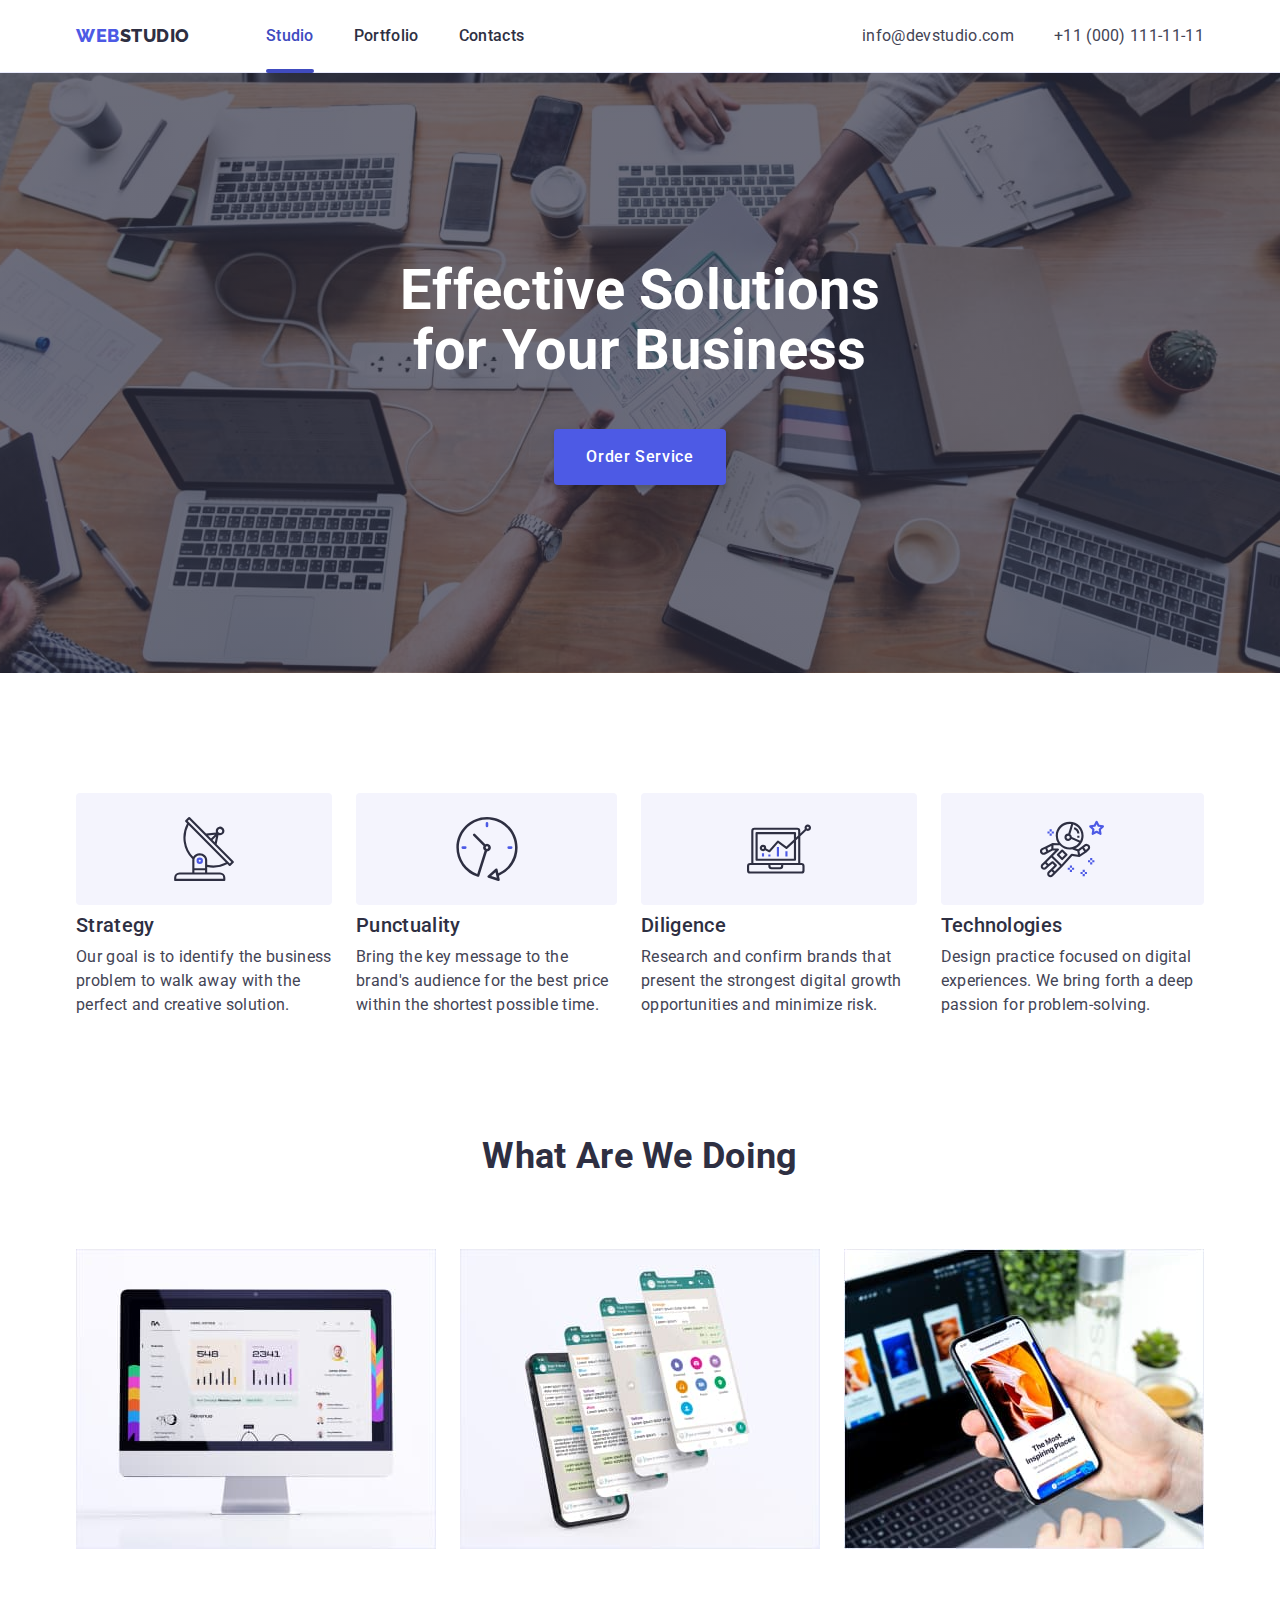
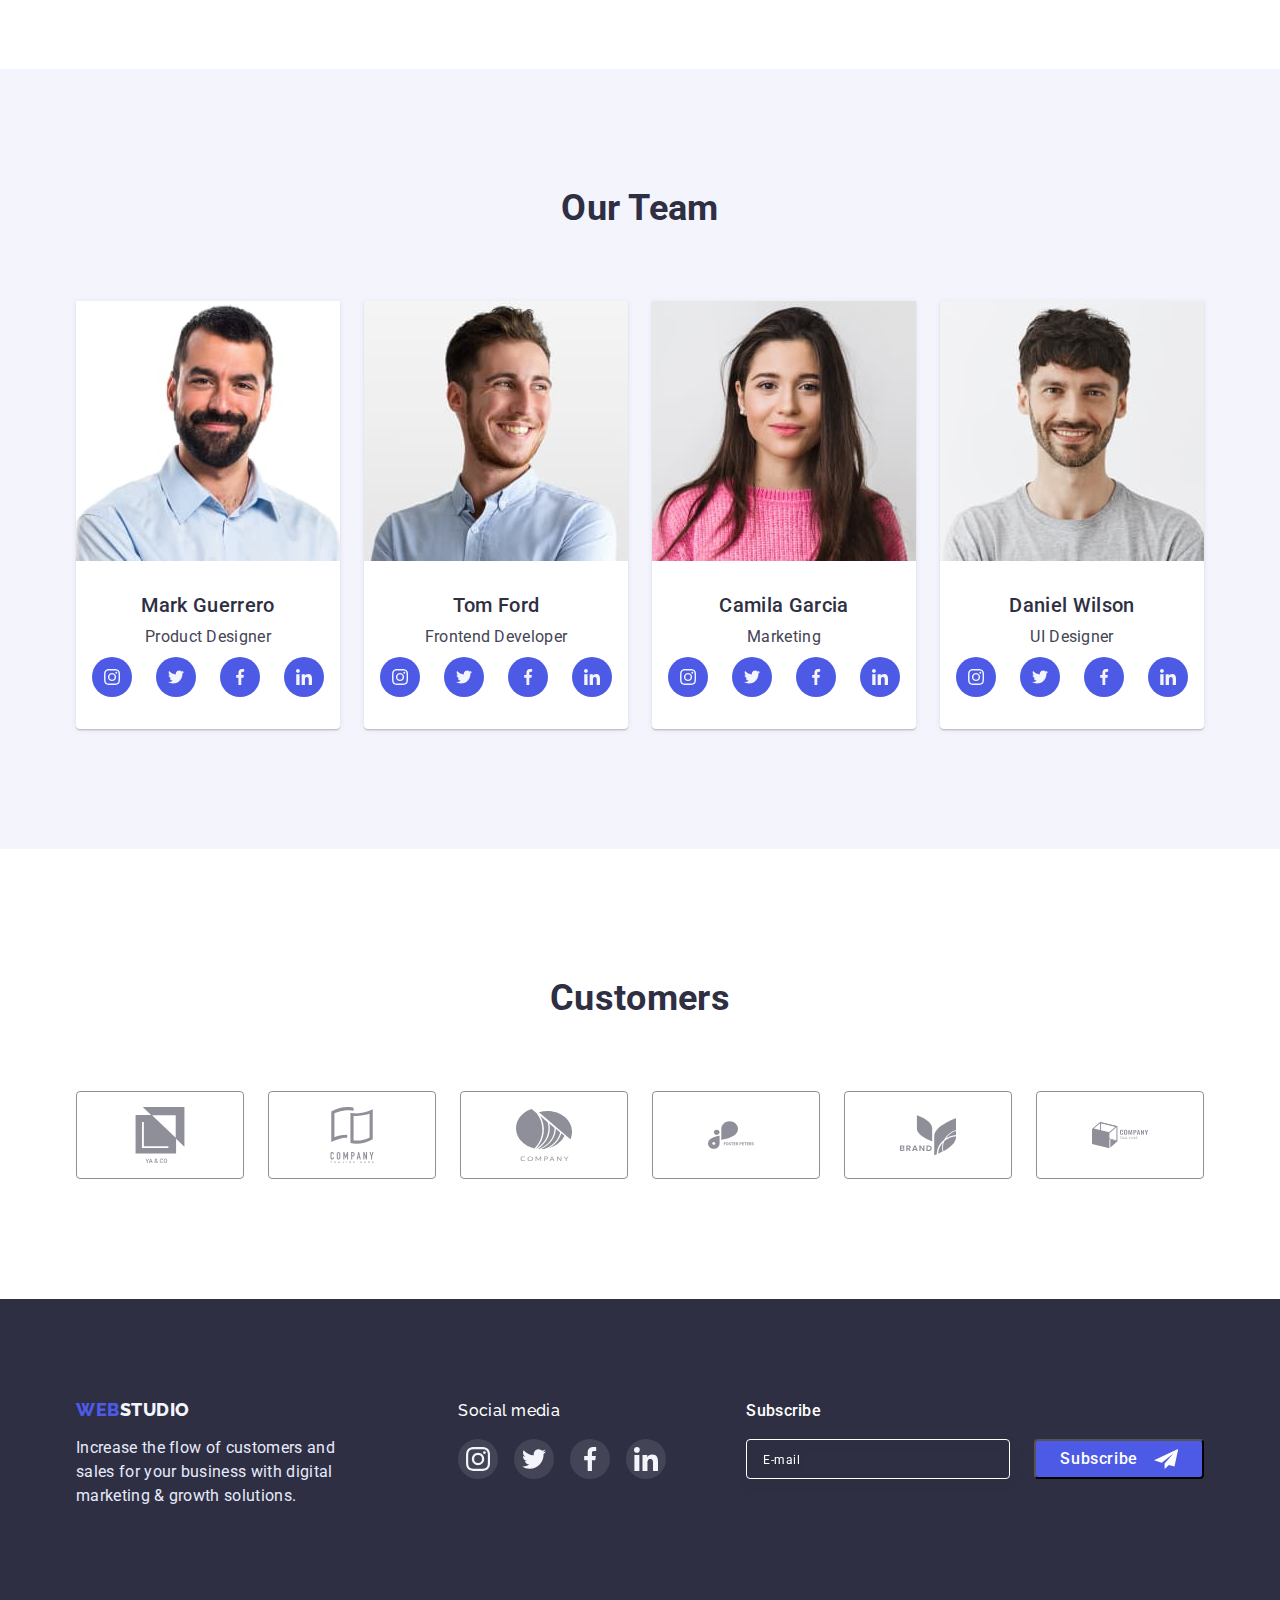
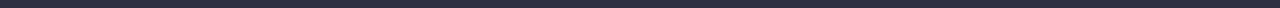
<file: index.html>
<!DOCTYPE html>
<html lang="en">
  <head>
    <meta charset="UTF-8" />
    <meta http-equiv="X-UA-Compatible" content="IE=edge" />
    <meta name="viewport" content="width=device-width, initial-scale=1.0" />
    <title>WebStudio</title>
    <link rel="preconnect" href="https://fonts.googleapis.com" />
    <link rel="preconnect" href="https://fonts.gstatic.com" crossorigin />
    <link
      href="https://fonts.googleapis.com/css2?family=Raleway:wght@800&family=Roboto:wght@400;500;700&display=swap"
      rel="stylesheet"
    />
    <link
      rel="stylesheet"
      href="https://cdn.jsdelivr.net/npm/modern-normalize@1.1.0/modern-normalize.min.css"
    />
    <link rel="stylesheet" href="./css/styles.css" />
  </head>
  <body>
    <!--Header-->
    <header class="header">
      <div class="container header-container">
        <nav class="header-navigation">
          <a class="logo-link link" href="./index.html"
            ><span class="logo-part">Web</span>Studio</a
          >
          <ul class="menu list">
            <li class="menu-item">
              <a class="menu-link link current" href="./index.html">Studio</a>
            </li>
            <li class="menu-item">
              <a class="menu-link link" href="./portfolio.html">Portfolio</a>
            </li>
            <li class="menu-item">
              <a class="menu-link link" href="">Contacts</a>
            </li>
          </ul>
        </nav>
        <address class="contact">
          <ul class="contact-list list">
            <li class="contact-mail">
              <a class="contact-mail-link link" href="mailto:info@devstudio.com"
                >info@devstudio.com</a
              >
            </li>

            <li class="contact-phone">
              <a class="contact-phone-link link" href="tel:+110001111111"
                >+11 (000) 111-11-11</a
              >
            </li>
          </ul>
        </address>
      </div>
    </header>
    <!--/Header-->

    <main>
      <!--hero section-->
      <section class="hero-section">
        <div class="container">
          <h1 class="hero-title">Effective Solutions for Your Business</h1>
          <button class="hero-btn" type="button" data-modal-open>
            Order Service
          </button>
        </div>
      </section>
      <!--/hero section-->

      <!--advantage-->
      <section class="advantage section">
        <div class="container">
          <h2 class="visually-hidden">Advantage</h2>
          <ul class="advantage-list list">
            <li class="advantage-item">
              <div class="advantage-icon-wrapper">
                <svg class="advantage-icon">
                  <use href="./images/icons.svg#antenna"></use>
                </svg>
              </div>

              <h3 class="sub-title">Strategy</h3>
              <p class="text">
                Our goal is to identify the business problem to walk away with
                the perfect and creative solution.
              </p>
            </li>
            <li class="advantage-item">
              <div class="advantage-icon-wrapper">
                <svg class="advantage-icon">
                  <use href="./images/icons.svg#clock"></use>
                </svg>
              </div>
              <h3 class="sub-title">Punctuality</h3>
              <p class="text">
                Bring the key message to the brand's audience for the best price
                within the shortest possible time.
              </p>
            </li>
            <li class="advantage-item">
              <div class="advantage-icon-wrapper">
                <svg class="advantage-icon">
                  <use href="./images/icons.svg#diagram"></use>
                </svg>
              </div>
              <h3 class="sub-title">Diligence</h3>
              <p class="text">
                Research and confirm brands that present the strongest digital
                growth opportunities and minimize risk.
              </p>
            </li>
            <li class="advantage-item">
              <div class="advantage-icon-wrapper">
                <svg class="advantage-icon">
                  <use href="./images/icons.svg#astronaut"></use>
                </svg>
              </div>
              <h3 class="sub-title">Technologies</h3>
              <p class="text">
                Design practice focused on digital experiences. We bring forth a
                deep passion for problem-solving.
              </p>
            </li>
          </ul>
        </div>
      </section>
      <!--/advantage-->
      <!--What are we doing-->
      <section class="gallery">
        <div class="container">
          <h2 class="title">What are we doing</h2>
          <ul class="gallery-list list">
            <li class="gallery-item">
              <img
                src="./images/advan-img-1.jpg"
                alt="monitor"
                width="360"
                height="300"
              />
            </li>
            <li class="gallery-item">
              <img
                src="./images/advan-img-2.jpg"
                alt="telephone"
                width="360"
                height="300"
              />
            </li>
            <li class="gallery-item">
              <img
                src="./images/advan-img-3.jpg"
                alt="noutbook"
                width="360"
                height="300"
              />
            </li>
          </ul>
        </div>
      </section>
      <!--/What are we doing-->
      <!--Our Team-->
      <section class="team section">
        <div class="container">
          <h2 class="title">Our Team</h2>
          <ul class="team-list list">
            <li class="team-item">
              <img
                src="./images/team-img-1.jpg"
                alt="Mark Guerrero"
                width="264"
                height="260"
              />
              <div class="team-item-content">
                <h3 class="sub-title">Mark Guerrero</h3>
                <p class="text text-card">Product Designer</p>
                <ul class="social-list list">
                  <li class="social-list-item">
                    <a class="social-list-link" href="">
                      <svg class="social-list-icon">
                        <use href="./images/icons.svg#instagram"></use>
                      </svg>
                    </a>
                  </li>
                  <li class="social-list-item">
                    <a class="social-list-link" href="">
                      <svg class="social-list-icon">
                        <use href="./images/icons.svg#twitter"></use>
                      </svg>
                    </a>
                  </li>
                  <li class="social-list-item">
                    <a class="social-list-link" href="">
                      <svg class="social-list-icon">
                        <use href="./images/icons.svg#facebook"></use>
                      </svg>
                    </a>
                  </li>
                  <li class="social-list-item">
                    <a class="social-list-link" href="">
                      <svg class="social-list-icon">
                        <use href="./images/icons.svg#linkedin"></use>
                      </svg>
                    </a>
                  </li>
                </ul>
              </div>
            </li>
            <li class="team-item">
              <img
                src="./images/team-img-2.jpg"
                alt="Tom Ford"
                width="264"
                height="260"
              />
              <div class="team-item-content">
                <h3 class="sub-title">Tom Ford</h3>
                <p class="text text-card">Frontend Developer</p>
                <ul class="social-list list">
                  <li class="social-list-item">
                    <a class="social-list-link" href="">
                      <svg class="social-list-icon">
                        <use href="./images/icons.svg#instagram"></use>
                      </svg>
                    </a>
                  </li>
                  <li class="social-list-item">
                    <a class="social-list-link" href="">
                      <svg class="social-list-icon">
                        <use href="./images/icons.svg#twitter"></use>
                      </svg>
                    </a>
                  </li>
                  <li class="social-list-item">
                    <a class="social-list-link" href="">
                      <svg class="social-list-icon">
                        <use href="./images/icons.svg#facebook"></use>
                      </svg>
                    </a>
                  </li>
                  <li class="social-list-item">
                    <a class="social-list-link" href="">
                      <svg class="social-list-icon">
                        <use href="./images/icons.svg#linkedin"></use>
                      </svg>
                    </a>
                  </li>
                </ul>
              </div>
            </li>
            <li class="team-item">
              <img
                src="./images/team-img-3.jpg"
                alt="Camila Garcia"
                width="264"
                height="260"
              />
              <div class="team-item-content">
                <h3 class="sub-title">Camila Garcia</h3>
                <p class="text text-card">Marketing</p>
                <ul class="social-list list">
                  <li class="social-list-item">
                    <a class="social-list-link" href="">
                      <svg class="social-list-icon">
                        <use href="./images/icons.svg#instagram"></use>
                      </svg>
                    </a>
                  </li>
                  <li class="social-list-item">
                    <a class="social-list-link" href="">
                      <svg class="social-list-icon">
                        <use href="./images/icons.svg#twitter"></use>
                      </svg>
                    </a>
                  </li>
                  <li class="social-list-item">
                    <a class="social-list-link" href="">
                      <svg class="social-list-icon">
                        <use href="./images/icons.svg#facebook"></use>
                      </svg>
                    </a>
                  </li>
                  <li class="social-list-item">
                    <a class="social-list-link" href="">
                      <svg class="social-list-icon">
                        <use href="./images/icons.svg#linkedin"></use>
                      </svg>
                    </a>
                  </li>
                </ul>
              </div>
            </li>
            <li class="team-item">
              <img
                src="./images/team-img-4.jpg"
                alt="Daniel Wilson"
                width="264"
                height="260"
              />
              <div class="team-item-content">
                <h3 class="sub-title">Daniel Wilson</h3>
                <p class="text text-card">UI Designer</p>
                <ul class="social-list list">
                  <li class="social-list-item">
                    <a class="social-list-link" href="">
                      <svg class="social-list-icon">
                        <use href="./images/icons.svg#instagram"></use>
                      </svg>
                    </a>
                  </li>
                  <li class="social-list-item">
                    <a class="social-list-link" href="">
                      <svg class="social-list-icon">
                        <use href="./images/icons.svg#twitter"></use>
                      </svg>
                    </a>
                  </li>
                  <li class="social-list-item">
                    <a class="social-list-link" href="">
                      <svg class="social-list-icon">
                        <use href="./images/icons.svg#facebook"></use>
                      </svg>
                    </a>
                  </li>
                  <li class="social-list-item">
                    <a class="social-list-link" href="">
                      <svg class="social-list-icon">
                        <use href="./images/icons.svg#linkedin"></use>
                      </svg>
                    </a>
                  </li>
                </ul>
              </div>
            </li>
          </ul>
        </div>
      </section>
      <!--/Our Team-->
      <!--Customers-->
      <section class="customers-section">
        <div class="container">
          <h2 class="customers-title">Customers</h2>
          <ul class="customers-list list">
            <li class="customers-item">
              <a class="customers-link" href="">
                <svg class="customers-icon" width="104" height="56">
                  <use href="./images/icons.svg#customer-1"></use>
                </svg>
              </a>
            </li>
            <li class="customers-item">
              <a class="customers-link" href="">
                <svg class="customers-icon" width="104" height="56">
                  <use href="./images/icons.svg#customer-2"></use>
                </svg>
              </a>
            </li>
            <li class="customers-item">
              <a class="customers-link" href="">
                <svg class="customers-icon" width="104" height="56">
                  <use href="./images/icons.svg#customer-3"></use>
                </svg>
              </a>
            </li>
            <li class="customers-item">
              <a class="customers-link" href="">
                <svg class="customers-icon" width="104" height="56">
                  <use href="./images/icons.svg#customer-4"></use>
                </svg>
              </a>
            </li>
            <li class="customers-item">
              <a class="customers-link" href="">
                <svg class="customers-icon" width="104" height="56">
                  <use href="./images/icons.svg#customer-5"></use>
                </svg>
              </a>
            </li>
            <li class="customers-item">
              <a class="customers-link" href="">
                <svg class="customers-icon" width="104" height="56">
                  <use href="./images/icons.svg#customer-6"></use>
                </svg>
              </a>
            </li>
          </ul>
        </div>
      </section>
      <!--/Customers-->
    </main>
    <!--Footer-->
    <footer class="footer">
      <div class="container footer-wrapper">
        <div class="footer-logo">
          <a class="footer-logo-link link" href="./index.html"
            ><span class="logo-part">Web</span>Studio</a
          >
          <p class="footer-text">
            Increase the flow of customers and sales for your business with
            digital marketing & growth solutions.
          </p>
        </div>
        <div class="footer-social-media">
          <p class="footer-social-text">Social media</p>
          <ul class="footer-social-list list">
            <li class="footer-social-item">
              <a class="footer-social-link" href="">
                <svg class="footer-social-icon">
                  <use href="./images/icons.svg#instagram"></use>
                </svg>
              </a>
            </li>
            <li class="footer-social-item">
              <a class="footer-social-link" href="">
                <svg class="footer-social-icon">
                  <use href="./images/icons.svg#twitter"></use>
                </svg>
              </a>
            </li>
            <li class="footer-social-item">
              <a class="footer-social-link" href="">
                <svg class="footer-social-icon">
                  <use href="./images/icons.svg#facebook"></use>
                </svg>
              </a>
            </li>
            <li class="footer-social-item">
              <a class="footer-social-link" href="">
                <svg class="footer-social-icon">
                  <use href="./images/icons.svg#linkedin"></use>
                </svg>
              </a>
            </li>
          </ul>
        </div>
        <div class="footer-form-wrapper">
          <p class="footer-form-desc">Subscribe</p>
          <form class="footer-form">
            <label class="footer-form-field">
              <input
                type="email"
                name="user_email"
                class="footer-form-input"
                required
                placeholder="E-mail"
              />
            </label>
            <button type="submit" class="footer-form-submit">
              Subscribe
              <svg class="footer-form-icon">
                <use href="./images/icons.svg#icon-send"></use>
              </svg>
            </button>
          </form>
        </div>
      </div>
    </footer>
    <!--/Footer-->
    <!--Modal window-->
    <div class="backdrop is-hidden" data-modal>
      <div class="modal">
        <button type="button" class="modal-close-btn" data-modal-close>
          <svg class="modal-close-btn-icon" width="8" height="8">
            <use href="./images/icons.svg#close-btn"></use>
          </svg>
        </button>
        <p class="modal-desc">Leave your contacts and we will call you back</p>
        <form class="modal-form">
          <label class="modal-form-field">
            <span class="modal-form-input-desc">Name</span>
            <span class="modal-form-input-wrapper">
              <input
                type="text"
                name="user_name"
                class="modal-form-input"
                required
              />
              <svg class="modal-form-input-icon" width="18" height="24">
                <use href="./images/icons.svg#user-name"></use>
              </svg>
            </span>
          </label>
          <label class="modal-form-field">
            <span class="modal-form-input-desc">Phone</span>
            <span class="modal-form-input-wrapper">
              <input
                type="tel"
                name="user_phone"
                class="modal-form-input"
                required
              />
              <svg class="modal-form-input-icon" width="18" height="24">
                <use href="./images/icons.svg#user-phone"></use>
              </svg>
            </span>
          </label>
          <label class="modal-form-field">
            <span class="modal-form-input-desc">Email</span>
            <span class="modal-form-input-wrapper">
              <input
                type="email"
                name="user_email"
                class="modal-form-input"
                required
              />
              <svg class="modal-form-input-icon" width="18" height="24">
                <use href="./images/icons.svg#user-email"></use>
              </svg>
            </span>
          </label>
          <label class="modal-form-coment-field">
            <span class="modal-form-input-desc">Comment</span>
            <textarea
              name="user_comment"
              class="modal-form-comment"
              placeholder="Text input"
            ></textarea>
          </label>

          <input
            id="user-policy"
            type="checkbox"
            name="user_policy"
            class="modal-form-check visually-hidden-check"
            required
          />
          <label for="user-policy" class="modal-form-check-desc"
            >I accept the terms and conditions of the&nbsp;
            <a href="" class="modal-form-check-link">Privacy Policy</a></label
          >
          <button type="submit" class="modal-form-submit">Send</button>
        </form>
      </div>
    </div>
    <!--/Modal window-->
    <script src="./js/modal.js"></script>
  </body>
</html>
</file>
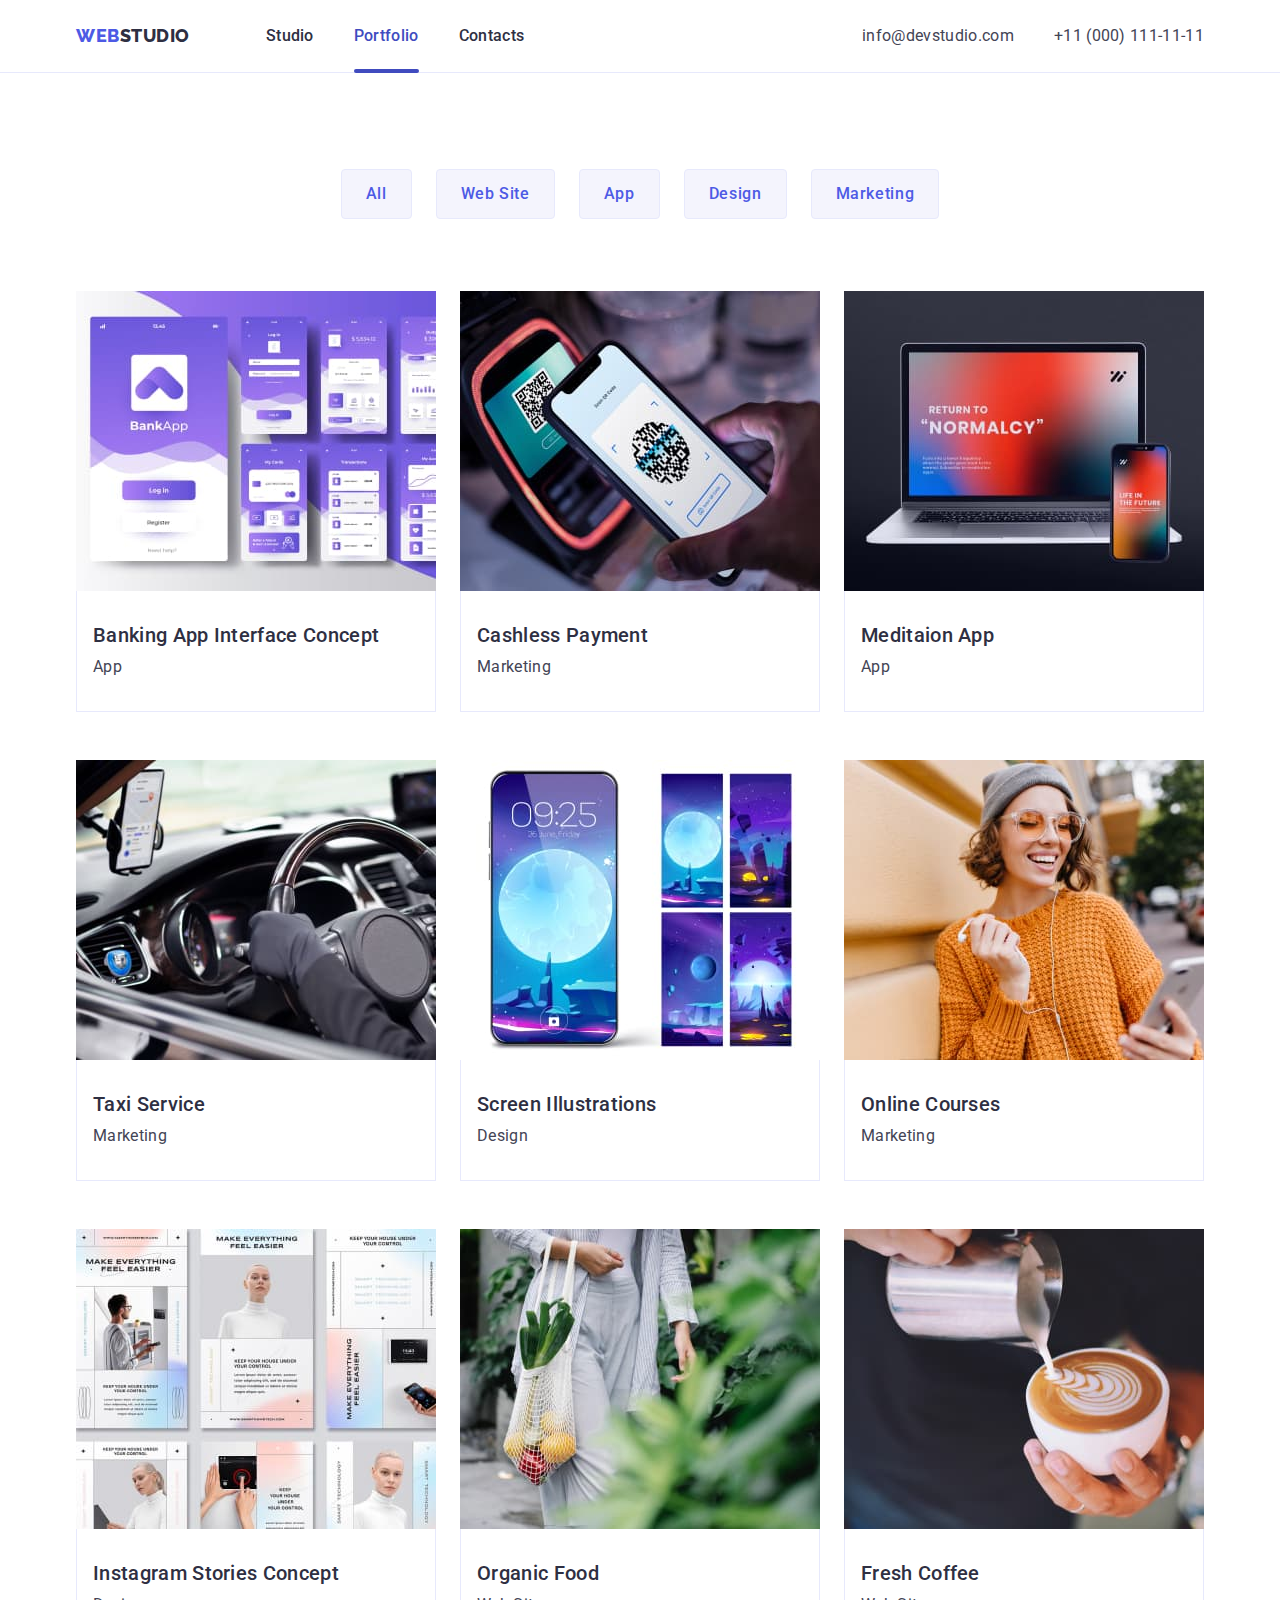
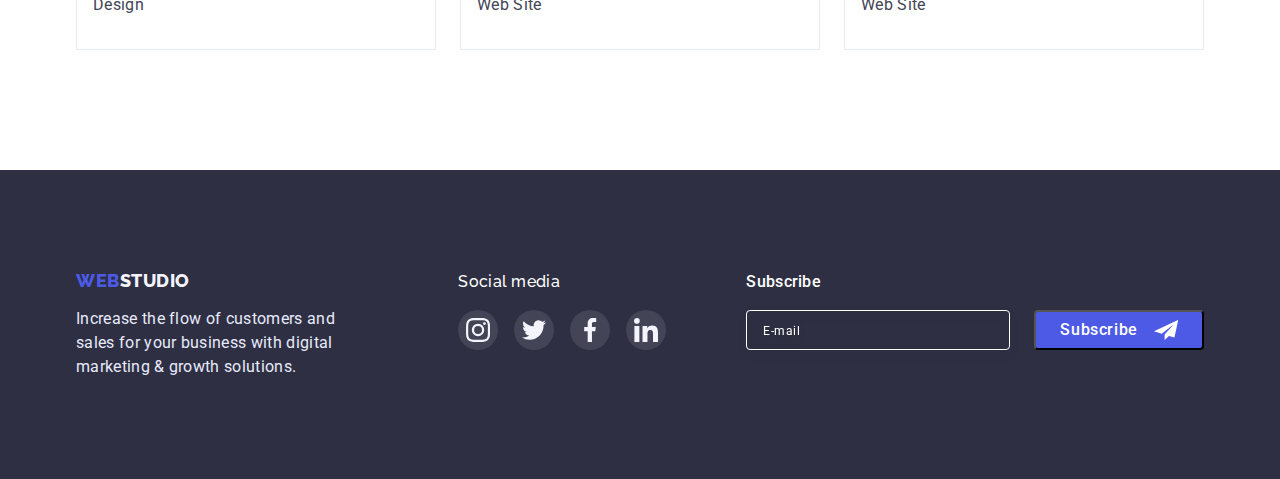
<file: portfolio.html>
<!DOCTYPE html>
<html lang="en">
  <head>
    <meta charset="UTF-8" />
    <meta http-equiv="X-UA-Compatible" content="IE=edge" />
    <meta name="viewport" content="width=device-width, initial-scale=1.0" />
    <title>WebStudio</title>
    <link rel="preconnect" href="https://fonts.googleapis.com" />
    <link rel="preconnect" href="https://fonts.gstatic.com" crossorigin />
    <link
      href="https://fonts.googleapis.com/css2?family=Raleway:wght@800&family=Roboto:wght@400;500;700&display=swap"
      rel="stylesheet"
    />
    <link
      rel="stylesheet"
      href="https://cdn.jsdelivr.net/npm/modern-normalize@1.1.0/modern-normalize.min.css"
    />
    <link rel="stylesheet" href="./css/styles.css" />
  </head>
  <body>
    <!--Hader-->
    <header class="header">
      <div class="container header-container">
        <nav class="header-navigation">
          <a class="logo-link link" href="./index.html"
            ><span class="logo-part">Web</span>Studio</a
          >
          <ul class="menu list">
            <li class="menu-item">
              <a class="menu-link link" href="./index.html">Studio</a>
            </li>
            <li class="menu-item">
              <a class="menu-link link current" href="./portfolio.html"
                >Portfolio</a
              >
            </li>
            <li class="menu-item">
              <a class="menu-link link" href="">Contacts</a>
            </li>
          </ul>
        </nav>
        <address class="contact">
          <ul class="contact-list list">
            <li class="contact-mail">
              <a class="contact-mail-link link" href="mailto:info@devstudio.com"
                >info@devstudio.com</a
              >
            </li>

            <li class="contact-phone">
              <a class="contact-phone-link link" href="tel:+110001111111"
                >+11 (000) 111-11-11</a
              >
            </li>
          </ul>
        </address>
      </div>
    </header>
    <!--/Hader-->

    <main>
      <!--Portfolio section-->

      <section class="portfolio">
        <div class="container">
          <h1 class="visually-hidden">Portfolio</h1>
          <ul class="btn-list list">
            <li class="btn-list-item">
              <button class="btn-item" type="button">All</button>
            </li>
            <li class="btn-list-item">
              <button class="btn-item" type="button">Web Site</button>
            </li>
            <li class="btn-list-item">
              <button class="btn-item" type="button">App</button>
            </li>
            <li class="btn-list-item">
              <button class="btn-item" type="button">Design</button>
            </li>
            <li class="btn-list-item">
              <button class="btn-item" type="button">Marketing</button>
            </li>
          </ul>
          <ul class="portfolio-list list">
            <li class="portfolio-item">
              <a class="portfolio-link link" href="">
                <div class="portfolio-overlay-wrapper">
                  <img
                    src="./images/portfolio-img-1.jpg"
                    alt="bank app"
                    width="360"
                    height="300"
                  />
                  <p class="portfolio-overlay">
                    14 Stylish and User-Friendly App Design Concepts · Task
                    Manager App · Calorie Tracker App · Exotic Fruit Ecommerce
                    App · Cloud Storage App
                  </p>
                </div>

                <div class="portfolio-card">
                  <h2 class="sub-title">Banking App Interface Concept</h2>
                  <p class="text">App</p>
                </div>
              </a>
            </li>
            <li class="portfolio-item">
              <a class="portfolio-link link" href="">
                <div class="portfolio-overlay-wrapper">
                  <img
                    src="./images/portfolio-img-2.jpg"
                    alt="cashless pay"
                    width="360"
                    height="300"
                  />
                  <p class="portfolio-overlay">
                    14 Stylish and User-Friendly App Design Concepts · Task
                    Manager App · Calorie Tracker App · Exotic Fruit Ecommerce
                    App · Cloud Storage App
                  </p>
                </div>
                <div class="portfolio-card">
                  <h2 class="sub-title">Cashless Payment</h2>
                  <p class="text">Marketing</p>
                </div>
              </a>
            </li>
            <li class="portfolio-item">
              <a class="portfolio-link link" href="">
                <div class="portfolio-overlay-wrapper">
                  <img
                    src="./images/portfolio-img-3.jpg"
                    alt="meditaional app"
                    width="360"
                    height="300"
                  />
                  <p class="portfolio-overlay">
                    14 Stylish and User-Friendly App Design Concepts · Task
                    Manager App · Calorie Tracker App · Exotic Fruit Ecommerce
                    App · Cloud Storage App
                  </p>
                </div>
                <div class="portfolio-card">
                  <h2 class="sub-title">Meditaion App</h2>
                  <p class="text">App</p>
                </div>
              </a>
            </li>
            <li class="portfolio-item">
              <a class="portfolio-link link" href="">
                <div class="portfolio-overlay-wrapper">
                  <img
                    src="./images/portfolio-img-4.jpg"
                    alt="taxi service"
                    width="360"
                    height="300"
                  />
                  <p class="portfolio-overlay">
                    14 Stylish and User-Friendly App Design Concepts · Task
                    Manager App · Calorie Tracker App · Exotic Fruit Ecommerce
                    App · Cloud Storage App
                  </p>
                </div>
                <div class="portfolio-card">
                  <h2 class="sub-title">Taxi Service</h2>
                  <p class="text">Marketing</p>
                </div>
              </a>
            </li>
            <li class="portfolio-item">
              <a class="portfolio-link link" href="">
                <div class="portfolio-overlay-wrapper">
                  <img
                    src="./images/portfolio-img-5.jpg"
                    alt="screen Illustrations"
                    width="360"
                    height="300"
                  />
                  <p class="portfolio-overlay">
                    14 Stylish and User-Friendly App Design Concepts · Task
                    Manager App · Calorie Tracker App · Exotic Fruit Ecommerce
                    App · Cloud Storage App
                  </p>
                </div>
                <div class="portfolio-card">
                  <h2 class="sub-title">Screen Illustrations</h2>
                  <p class="text">Design</p>
                </div>
              </a>
            </li>
            <li class="portfolio-item">
              <a class="portfolio-link link" href="">
                <div class="portfolio-overlay-wrapper">
                  <img
                    src="./images/portfolio-img-6.jpg"
                    alt="online courses"
                    width="360"
                    height="300"
                  />
                  <p class="portfolio-overlay">
                    14 Stylish and User-Friendly App Design Concepts · Task
                    Manager App · Calorie Tracker App · Exotic Fruit Ecommerce
                    App · Cloud Storage App
                  </p>
                </div>
                <div class="portfolio-card">
                  <h2 class="sub-title">Online Courses</h2>
                  <p class="text">Marketing</p>
                </div>
              </a>
            </li>
            <li class="portfolio-item">
              <a class="portfolio-link link" href="">
                <div class="portfolio-overlay-wrapper">
                  <img
                    src="./images/portfolio-img-7.jpg"
                    alt="instagram stories"
                    width="360"
                    height="300"
                  />
                  <p class="portfolio-overlay">
                    14 Stylish and User-Friendly App Design Concepts · Task
                    Manager App · Calorie Tracker App · Exotic Fruit Ecommerce
                    App · Cloud Storage App
                  </p>
                </div>
                <div class="portfolio-card">
                  <h2 class="sub-title">Instagram Stories Concept</h2>
                  <p class="text">Design</p>
                </div>
              </a>
            </li>
            <li class="portfolio-item">
              <a class="portfolio-link link" href="">
                <div class="portfolio-overlay-wrapper">
                  <img
                    src="./images/portfolio-img-8.jpg"
                    alt="organic food"
                    width="360"
                    height="300"
                  />
                  <p class="portfolio-overlay">
                    14 Stylish and User-Friendly App Design Concepts · Task
                    Manager App · Calorie Tracker App · Exotic Fruit Ecommerce
                    App · Cloud Storage App
                  </p>
                </div>
                <div class="portfolio-card">
                  <h2 class="sub-title">Organic Food</h2>
                  <p class="text">Web Site</p>
                </div>
              </a>
            </li>
            <li class="portfolio-item">
              <a class="portfolio-link link" href="">
                <div class="portfolio-overlay-wrapper">
                  <img
                    src="./images/portfolio-img-9.jpg"
                    alt="fresh coffe"
                    width="360"
                    height="300"
                  />
                  <p class="portfolio-overlay">
                    14 Stylish and User-Friendly App Design Concepts · Task
                    Manager App · Calorie Tracker App · Exotic Fruit Ecommerce
                    App · Cloud Storage App
                  </p>
                </div>
                <div class="portfolio-card">
                  <h2 class="sub-title">Fresh Coffee</h2>
                  <p class="text">Web Site</p>
                </div>
              </a>
            </li>
          </ul>
        </div>
      </section>
      <!--/Portfolio section-->
    </main>
    <!--Footer-->
    <footer class="footer">
      <div class="container footer-wrapper">
        <div class="footer-logo">
          <a class="footer-logo-link link" href="./index.html"
            ><span class="logo-part">Web</span>Studio</a
          >
          <p class="footer-text">
            Increase the flow of customers and sales for your business with
            digital marketing & growth solutions.
          </p>
        </div>
        <div class="footer-social-media">
          <p class="footer-social-text">Social media</p>
          <ul class="footer-social-list list">
            <li class="footer-social-item">
              <a class="footer-social-link" href="">
                <svg class="footer-social-icon">
                  <use href="./images/icons.svg#instagram"></use>
                </svg>
              </a>
            </li>
            <li class="footer-social-item">
              <a class="footer-social-link" href="">
                <svg class="footer-social-icon">
                  <use href="./images/icons.svg#twitter"></use>
                </svg>
              </a>
            </li>
            <li class="footer-social-item">
              <a class="footer-social-link" href="">
                <svg class="footer-social-icon">
                  <use href="./images/icons.svg#facebook"></use>
                </svg>
              </a>
            </li>
            <li class="footer-social-item">
              <a class="footer-social-link" href="">
                <svg class="footer-social-icon">
                  <use href="./images/icons.svg#linkedin"></use>
                </svg>
              </a>
            </li>
          </ul>
        </div>
        <div class="footer-form-wrapper">
          <p class="footer-form-desc">Subscribe</p>
          <form class="footer-form">
            <label class="footer-form-field">
              <input
                type="email"
                name="user_email"
                class="footer-form-input"
                required
                placeholder="E-mail"
              />
            </label>
            <button type="submit" class="footer-form-submit">
              Subscribe
              <svg class="footer-form-icon">
                <use href="./images/icons.svg#icon-send"></use>
              </svg>
            </button>
          </form>
        </div>
      </div>
    </footer>
    <!--/Footer-->
  </body>
</html>
</file>
<file: css/styles.css>
:root {
  --primary-font: "Roboto", sans-serif;
  --secondary-font: "Raleway", sans-serif;
  --accent-color: #4d5ae5;
  --transition-dur-and-func: 250ms cubic-bezier(0.4, 0, 0.2, 1);
}

h1,
h2,
h3,
h4,
p {
  margin-top: 0;
  margin-bottom: 0;
}

ul,
ol {
  margin-top: 0;
  margin-bottom: 0;
  padding-left: 0;
}

img {
  display: block;
  max-width: 100%;
  height: auto;
}
.list {
  list-style: none;
}

.link {
  text-decoration: none;
}

body {
  background-color: #ffffff;
  font-family: var(--primary-font);
  color: #2e2f42;
  letter-spacing: 0.02em;
  line-height: 1.5;
  font-weight: 400;
  font-size: 16px;
}

.container {
  width: 1158px;
  margin-left: auto;
  margin-right: auto;
  padding-left: 15px;
  padding-right: 15px;
}
.section {
  padding-top: 120px;
  padding-bottom: 120px;
}

.visually-hidden {
  position: absolute;
  top: -150%;
  z-index: -100;
  width: 0;
  height: 0;
  opacity: 0;
  visibility: hidden;
  user-select: none;
  pointer-events: none;
  cursor: none;
  margin: 0;
  padding: 0;
  overflow: hidden;
  border: none;
  outline: none;
  white-space: nowrap;
}
.visually-hidden-check {
  position: absolute;
  width: 1px;
  height: 1px;
  margin: -1px;
  border: 0;
  padding: 0;
  clip: rect(0 0 0 0);
  overflow: hidden;
}
/*===================Header===================*/
.header {
  border-bottom: 1px solid #e7e9fc;
}
.header-container {
  display: flex;
  align-items: center;
  justify-content: space-between;
}
.header-navigation {
  display: flex;
  align-items: center;
}
.logo-link {
  margin-right: 76px;
  font-family: var(--secondary-font);
  font-weight: 800;
  font-size: 18px;
  line-height: 1.33;
  letter-spacing: 0.03em;
  text-transform: uppercase;
  color: #2e2f42;
}
.logo-part {
  color: var(--accent-color);
}
.menu {
  display: flex;
  align-items: center;
}
.menu-item:not(:last-child) {
  margin-right: 40px;
}
.menu-link {
  position: relative;
  display: block;
  padding: 24px 0;

  font-weight: 500;
  color: #2e2f42;
  transition: color var(--transition-dur-and-func);
}
.current {
  color: #404bbf;
}
.current::after {
  position: absolute;
  left: 0;
  bottom: -1px;
  display: block;
  content: "";
  width: 100%;
  height: 4px;
  background-color: #404bbf;
  border-radius: 2px;
}
.contact-list {
  display: flex;
}
.contact-mail {
  margin-right: 40px;
}
.contact-mail-link {
  font-style: normal;
  color: #434455;
  transition: color var(--transition-dur-and-func);
}
.contact-phone-link {
  font-style: normal;
  color: #434455;
  transition: color var(--transition-dur-and-func);
}
.menu-link:hover,
.menu-link:focus {
  color: var(--accent-color);
}
.contact-mail-link:hover,
.contact-mail-link:focus {
  color: var(--accent-color);
}
.contact-phone-link:hover,
.contact-phone-link:focus {
  color: var(--accent-color);
}

/*===================/Header===================*/

/*===================Hero sectional===================*/
.hero-section {
  padding-top: 188px;
  padding-bottom: 188px;
  text-align: center;

  background-image: linear-gradient(
      rgba(46, 47, 66, 0.7),
      rgba(46, 47, 66, 0.7)
    ),
    url("../images/hero-img.jpg");
  max-width: 1440px;
  height: auto;
  margin-left: auto;
  margin-right: auto;
  background-repeat: no-repeat;
  background-position: center;
  background-color: #2e2f42;
}
.hero-title {
  max-width: 494px;
  margin: 0 auto 48px;
  font-weight: 700;
  font-size: 56px;
  line-height: 1.07;
  color: #ffffff;
}
.hero-btn {
  padding: 16px 32px;
  font-family: inherit;
  background-color: #4d5ae5;
  box-shadow: 0px 4px 4px rgba(0, 0, 0, 0.15);
  border: transparent;
  outline: transparent;
  min-width: 169px;
  border-radius: 4px;
  font-weight: 500;
  font-size: 16px;
  line-height: 1.5;
  letter-spacing: 0.04em;
  cursor: pointer;
  color: #ffffff;
  transition: background-color var(--transition-dur-and-func);
}
.hero-btn:hover,
.hero-btn:focus {
  background-color: #404bbf;
}
/*===================/Hero sectional===================*/

/*===================Advantage===================*/
.advantage-list {
  display: flex;
  justify-content: space-between;
}
.advantage-item:not(:nth-child(4n)) {
  margin-right: 24px;
}
.sub-title {
  margin-bottom: 8px;
  font-weight: 500;
  font-size: 20px;
  line-height: 1.2;
}
.advantage-icon-wrapper {
  height: 112px;
  display: flex;
  justify-content: center;
  align-items: center;
  background-color: #f4f4fd;
  border-radius: 4px;
  margin-bottom: 8px;
}
.advantage-icon {
  width: 64px;
  height: 64px;
}
/*===================/Advantage===================*/

/*===================Gallery===================*/
.gallery {
  padding-bottom: 120px;
}
.gallery-list {
  display: flex;
  justify-content: space-between;
}
/*===================/Gallery===================*/

/*===================Our team===================*/
.team {
  background-color: #f4f4fd;
}
.team-list {
  display: flex;
  flex-wrap: wrap;
  gap: 24px;
}
.team-item {
  background-color: #ffffff;
  flex-basis: calc((100% - 72px) / 4);
  box-shadow: 0px 1px 6px rgba(46, 47, 66, 0.08),
    0px 1px 1px rgba(46, 47, 66, 0.16), 0px 2px 1px rgba(46, 47, 66, 0.08);
  border-radius: 0px 0px 4px 4px;
}
.team-item-content {
  padding-top: 32px;
  padding-bottom: 32px;
  text-align: center;
}

.text {
  color: #434455;
}
.title {
  text-align: center;
  margin-bottom: 72px;
  font-weight: 700;
  font-size: 36px;
  line-height: 1.11;
  text-transform: capitalize;
}
.text-card {
  margin-bottom: 8px;
}
.social-list {
  display: flex;
  justify-content: center;
  gap: 24px;
}
.social-list-link {
  display: flex;
  justify-content: center;
  align-items: center;
  width: 40px;
  height: 40px;
  border-radius: 50%;
  background-color: #4d5ae5;
  transition: background-color var(--transition-dur-and-func);
}
.social-list-link:hover,
.social-list-link:focus {
  background-color: #404bbf;
}
.social-list-icon {
  width: 16px;
  height: 16px;
  fill: #f4f4fd;
}
/*===================Customers===================*/
.customers-section {
  padding-top: 130px;
  padding-bottom: 120px;
}
.customers-title {
  font-weight: 700;
  font-size: 36px;
  line-height: 1.11;
  text-align: center;
  text-transform: capitalize;
  margin-bottom: 72px;
  margin-right: auto;
  margin-left: auto;
}
.customers-list {
  display: flex;
  gap: 24px;
}
.customers-link {
  display: flex;
  justify-content: center;
  align-items: center;
  width: 168px;
  height: 88px;
  border: 1px solid #8e8f99;
  border-radius: 4px;
  color: #8e8f99;
  transition: border-color var(--transition-dur-and-func);
}
.customers-link:hover,
.customers-link:focus {
  border-color: #404bbf;
}
.customers-link:hover .customers-icon,
.customers-link:focus .customers-icon {
  fill: #404bbf;
}
.customers-icon {
  fill: currentColor;
  transition: fill var(--transition-dur-and-func);
}
/*===================/Customers===================*/

/*===================Footer===================*/
.footer {
  padding-top: 100px;
  padding-bottom: 100px;
  background-color: #2e2f42;
}
.footer-wrapper {
  display: flex;
}
.footer-logo {
  margin-right: 120px;
}
.footer-logo-link {
  display: block;
  margin-bottom: 16px;
  font-family: var(--secondary-font);
  font-weight: 800;
  font-size: 18px;
  line-height: 1.17;
  letter-spacing: 0.03em;
  text-transform: uppercase;
  color: #f4f4fd;
}
.footer-text {
  max-width: 264px;
  color: #e7e9fc;
}
.footer-social-media {
  max-width: 208px;
  height: auto;
  margin-right: 80px;
}
.footer-social-text {
  font-family: var(--secondary-font);
  font-weight: 500;
  font-size: 16px;
  line-height: 1.5;
  letter-spacing: 0.02em;
  color: #ffffff;
  margin-bottom: 16px;
}
.footer-social-list {
  display: flex;
  gap: 16px;
}

.footer-social-link {
  display: flex;
  justify-content: center;
  align-items: center;
  width: 40px;
  height: 40px;
  color: #f4f4fd;
  border-radius: 50%;
  background-color: rgba(255, 255, 255, 0.1);
  transition: background-color var(--transition-dur-and-func);
}
.footer-social-link:hover,
.footer-social-link:focus {
  background-color: #31d0aa;
}

.footer-social-icon {
  width: 24px;
  height: 24px;
  fill: currentColor;
}
.footer-form {
  display: flex;
  column-gap: 24px;
}
.footer-form-desc {
  margin-bottom: 16px;
  font-weight: 500;
  font-size: 16px;
  line-height: 1.5;
  letter-spacing: 0.02em;
  color: #ffffff;
}
.footer-form-input {
  width: 264px;
  height: 40px;
  padding: 8px 16px;
  background: transparent;
  outline: transparent;
  border: 1px solid #ffffff;
  filter: drop-shadow(0px 4px 4px rgba(0, 0, 0, 0.15));
  border-radius: 4px;
  font-weight: 400;
  font-size: 16px;
  line-height: 1.5;
  letter-spacing: 0.02em;
  color: #f4f4fd;
  transition: border-color var(--transition-dur-and-func);
}
.footer-form-input:focus {
  border-color: var(--accent-color);
}
.footer-form-input::placeholder {
  font-weight: 400;
  font-size: 12px;
  line-height: 2;
  letter-spacing: 0.04em;
  color: #ffffff;
}
.footer-form-submit {
  display: flex;
  align-items: center;
  column-gap: 16px;
  min-width: 165px;
  height: 40px;
  padding: 8px 24px;
  outline: transparent;
  background-color: var(--accent-color);
  border-radius: 4px;
  font-weight: 500;
  font-size: 16px;
  line-height: 1.5;
  letter-spacing: 0.04em;
  color: #ffffff;
  cursor: pointer;
  transition: background-color var(--transition-dur-and-func),
    box-shadow var(--transition-dur-and-func);
}
.footer-form-icon {
  width: 24px;
  height: 24px;
}
.footer-form-submit:hover,
.footer-form-submit:focus {
  background-color: #404bbf;
  box-shadow: 0px 4px 4px rgba(0, 0, 0, 0.15);
}
/*===================/footer===================*/

/*===================Portfolio===================*/

.btn-item {
  padding: 12px 24px;
  border: 1px solid #e7e9fc;
  border-radius: 4px;
  background-color: #f4f4fd;
  font-family: inherit;
  font-weight: 500;
  font-size: 16px;
  line-height: 1.5;
  letter-spacing: 0.04em;
  color: var(--accent-color);
  cursor: pointer;
  transition: background-color var(--transition-dur-and-func),
    color var(--transition-dur-and-func),
    border-color var(--transition-dur-and-func),
    box-shadow var(--transition-dur-and-func);
}
.btn-item:hover,
.btn-item:focus {
  background-color: #404bbf;
  color: #ffffff;
  border-color: #404bbf;
  box-shadow: 0px 3px 1px rgba(0, 0, 0, 0.1), 0px 2px 1px rgba(0, 0, 0, 0.08),
    0px 2px 2px rgba(0, 0, 0, 0.12);
}
.btn-list-item:not(:last-child) {
  margin-right: 24px;
}
.portfolio {
  padding-top: 96px;
  padding-bottom: 120px;
}
.btn-list {
  display: flex;
  justify-content: center;
  margin-bottom: 72px;
}

.portfolio-list {
  display: flex;
  flex-wrap: wrap;
  gap: 48px 24px;
}
.portfolio-link {
  display: block;
  color: #2e2f42;
  transition: box-shadow var(--transition-dur-and-func);
}
.portfolio-link:hover,
.portfolio-link:focus {
  box-shadow: 0px 1px 6px rgba(46, 47, 66, 0.08),
    0px 1px 1px rgba(46, 47, 66, 0.16), 0px 2px 1px rgba(46, 47, 66, 0.08);
}
.portfolio-item {
  flex-basis: calc((100% - 48px) / 3);
}
.portfolio-card {
  padding: 32px 16px;
  border: 1px solid #e7e9fc;
  border-top: none;
}
.portfolio-overlay-wrapper {
  position: relative;
  overflow: hidden;
}
.portfolio-overlay {
  position: absolute;
  left: 0;
  top: 0;
  width: 100%;
  height: 100%;
  overflow: auto;
  transform: translate(0, 100%);
  transition: transform var(--transition-dur-and-func);
  padding: 40px 32px;
  background-color: rgba(77, 90, 229, 1);
  color: #f4f4fd;
}
.portfolio-link:hover .portfolio-overlay,
.portfolio-link:focus .portfolio-overlay {
  transform: translate(0, 0);
}

/*===================/Portfolio===================*/
/*===================Modal window===================*/
.backdrop {
  position: fixed;
  top: 0;
  left: 0;
  z-index: 101;
  width: 100%;
  height: 100%;
  background-color: rgba(46, 47, 66, 0.4);
  transition: opacity var(--transition-dur-and-func),
    visibility var(--transition-dur-and-func);
}
.backdrop.is-hidden {
  opacity: 0;
  visibility: hidden;
  pointer-events: none;
}
.modal {
  position: absolute;
  top: 50%;
  left: 50%;
  transform: translate(-50%, -50%);
  width: 408px;
  height: 584px;
  padding: 72px 24px 24px;
  box-shadow: 0px 1px 1px rgba(0, 0, 0, 0.14), 0px 1px 3px rgba(0, 0, 0, 0.12),
    0px 2px 1px rgba(0, 0, 0, 0.2);
  border-radius: 4px;
  background-color: #fcfcfc;
}
.modal-close-btn {
  position: absolute;
  top: 24px;
  right: 24px;
  display: flex;
  justify-content: center;
  align-items: center;
  width: 24px;
  height: 24px;
  border-radius: 50%;
  padding: 0;
  cursor: pointer;
  background-color: #e7e9fc;
  border: 1px solid rgba(0, 0, 0, 0.1);
  transition: background-color var(--transition-dur-and-func);
}
.modal-close-btn:hover,
.modal-close-btn:focus {
  background-color: #404bbf;
}
.modal-close-btn-icon {
  transition: fill var(--transition-dur-and-func);
}
.modal-close-btn:hover .modal-close-btn-icon,
.modal-close-btn:hover .modal-close-btn-icon {
  fill: #ffffff;
}
.modal-desc {
  font-weight: 500;
  text-align: center;
  margin-bottom: 16px;
}
/*===================/Modal window===================*/
/*===================Modal form===================*/
.modal-form {
  display: flex;
  flex-direction: column;
}
.modal-form-field {
  margin-bottom: 8px;
}
.modal-form-input-desc {
  display: block;
  font-size: 12px;
  line-height: 1.17;
  letter-spacing: 0.04em;
  color: #8e8f99;
  margin-bottom: 4px;
}
.modal-form-input-wrapper {
  display: block;
  position: relative;
}
.modal-form-input {
  width: 100%;
  height: 40px;
  border: 1px solid rgba(46, 47, 66, 0.2);
  border-radius: 4px;
  padding-left: 38px;
  font-size: 18px;
  color: rgba(46, 47, 66, 1);
  outline: transparent;
  transition: border-color var(--transition-dur-and-func);
}
.modal-form-input:focus {
  border-color: var(--accent-color);
}
.modal-form-input-icon {
  position: absolute;
  top: 50%;
  left: 16px;
  transform: translateY(-50%);
  transition: fill var(--transition-dur-and-func);
}
.modal-form-input:focus + .modal-form-input-icon {
  fill: var(--accent-color);
}
.modal-form-coment-field {
  margin-bottom: 16px;
}
.modal-form-comment {
  display: block;
  width: 100%;
  height: 120px;
  padding: 8px 16px;
  resize: none;
  border: 1px solid rgba(46, 47, 66, 0.2);
  border-radius: 4px;
  font-size: 18px;
  color: rgba(46, 47, 66, 1);
  outline: transparent;
  transition: border-color var(--transition-dur-and-func);
}
.modal-form-comment:focus {
  border-color: var(--accent-color);
}
.modal-form-comment::placeholder {
  font-size: 12px;
  line-height: 1.17;
  letter-spacing: 0.04em;
  color: rgba(46, 47, 66, 0.4);
}
.modal-form-check-desc {
  display: flex;
  align-items: center;
  font-size: 12px;
  line-height: 1.17;
  letter-spacing: 0.04em;
  color: #8e8f99;
  margin-bottom: 24px;
}
.modal-form-check-link {
  font-size: 12px;
  line-height: 1.17;
  letter-spacing: 0.04em;
  color: rgba(77, 90, 229, 1);
}
.modal-form-check-desc::before {
  content: "";
  display: block;
  width: 16px;
  height: 16px;
  border: 1px solid #2e2f42;
  border-radius: 2px;
  cursor: pointer;
  margin-right: 8px;
  transition: background-color var(--transition-dur-and-func);
}

.modal-form-check:checked + .modal-form-check-desc::before {
  background-color: #404bbf;
  background-image: url(../images/check.svg);
  background-repeat: no-repeat;
  background-position: center;
}
.modal-form-check:focus + .modal-form-check-desc::before {
  border-color: var(--accent-color) 5;
  outline: none;
}
.modal-form-submit {
  padding: 16px 32px;
  align-self: center;
  min-width: 169px;
  outline: transparent;
  font-family: inherit;
  background-color: var(--accent-color);
  box-shadow: 0px 4px 4px rgba(0, 0, 0, 0.15);
  border: transparent;
  border-radius: 4px;
  font-weight: 500;
  font-size: 16px;
  line-height: 1.5;
  letter-spacing: 0.04em;
  cursor: pointer;
  color: #ffffff;
  transition: background-color var(--transition-dur-and-func);
}
.modal-form-submit:hover,
.modal-form-submit:focus {
  background-color: #404bbf;
}
/*===================/Modal form===================*/
</file>
